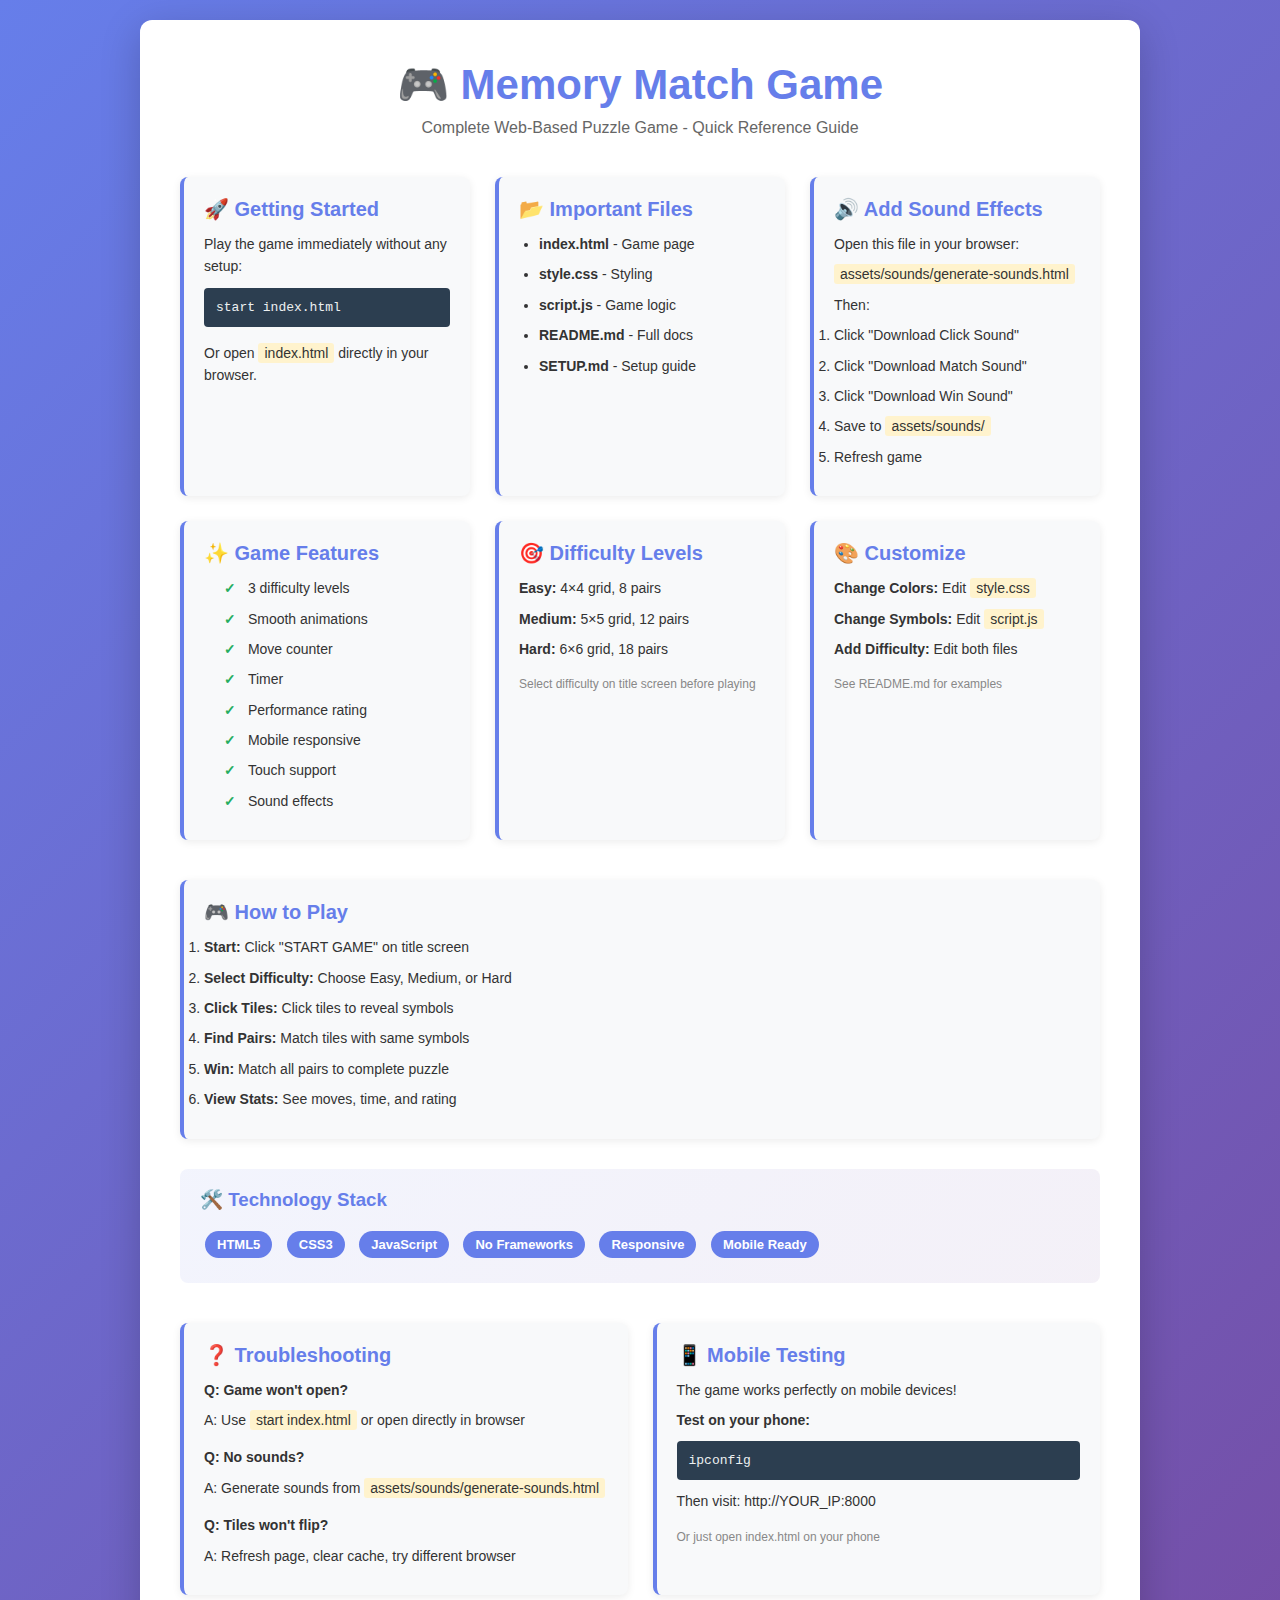
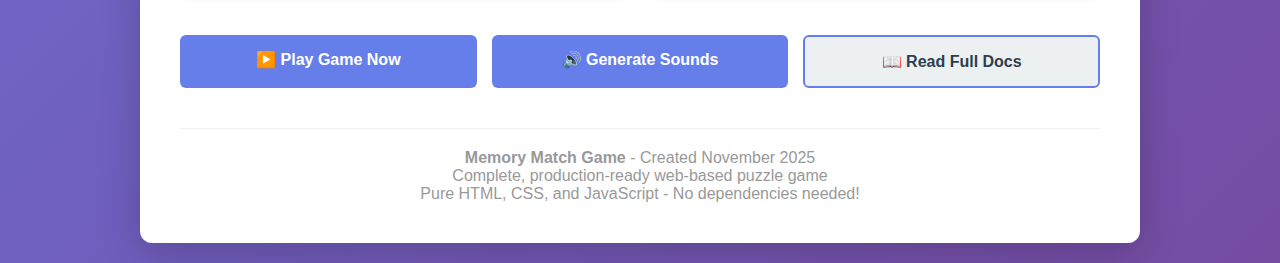
<file: QUICK_START.html>
<!-- Quick Start Guide - Save this as reference -->

<!DOCTYPE html>
<html lang="en">
<head>
    <meta charset="UTF-8">
    <meta name="viewport" content="width=device-width, initial-scale=1.0">
    <title>Memory Match Game - Quick Reference</title>
    <style>
        * {
            margin: 0;
            padding: 0;
            box-sizing: border-box;
        }
        body {
            font-family: 'Segoe UI', Tahoma, Geneva, Verdana, sans-serif;
            background: linear-gradient(135deg, #667eea 0%, #764ba2 100%);
            min-height: 100vh;
            padding: 20px;
        }
        .container {
            max-width: 1000px;
            margin: 0 auto;
            background: white;
            border-radius: 12px;
            padding: 40px;
            box-shadow: 0 10px 40px rgba(0,0,0,0.2);
        }
        h1 {
            color: #667eea;
            text-align: center;
            margin-bottom: 10px;
            font-size: 42px;
        }
        .subtitle {
            text-align: center;
            color: #666;
            margin-bottom: 40px;
            font-size: 16px;
        }
        .grid {
            display: grid;
            grid-template-columns: repeat(auto-fit, minmax(280px, 1fr));
            gap: 25px;
            margin-bottom: 40px;
        }
        .card {
            background: #f8f9fa;
            border-left: 4px solid #667eea;
            padding: 20px;
            border-radius: 8px;
            box-shadow: 0 2px 8px rgba(0,0,0,0.08);
        }
        .card h2 {
            color: #667eea;
            margin-bottom: 12px;
            font-size: 20px;
        }
        .card p, .card li {
            color: #333;
            line-height: 1.6;
            margin-bottom: 8px;
            font-size: 14px;
        }
        .card ul {
            margin-left: 20px;
        }
        .code-block {
            background: #2c3e50;
            color: #ecf0f1;
            padding: 12px;
            border-radius: 4px;
            font-family: 'Courier New', monospace;
            font-size: 13px;
            overflow-x: auto;
            margin: 10px 0;
        }
        .button-group {
            display: grid;
            grid-template-columns: repeat(auto-fit, minmax(200px, 1fr));
            gap: 15px;
            margin-top: 30px;
        }
        .btn {
            padding: 15px 25px;
            border: none;
            border-radius: 6px;
            font-size: 16px;
            font-weight: 600;
            cursor: pointer;
            text-align: center;
            text-decoration: none;
            display: inline-block;
            transition: all 0.3s;
        }
        .btn-primary {
            background: #667eea;
            color: white;
        }
        .btn-primary:hover {
            background: #5568d3;
            transform: translateY(-2px);
            box-shadow: 0 5px 15px rgba(102, 126, 234, 0.4);
        }
        .btn-secondary {
            background: #ecf0f1;
            color: #2c3e50;
            border: 2px solid #667eea;
        }
        .btn-secondary:hover {
            background: #667eea;
            color: white;
        }
        .feature-list {
            list-style: none;
        }
        .feature-list li:before {
            content: "✓ ";
            color: #27ae60;
            font-weight: bold;
            margin-right: 8px;
        }
        .tech-stack {
            background: linear-gradient(135deg, #667eea15 0%, #764ba215 100%);
            padding: 20px;
            border-radius: 8px;
            margin: 30px 0;
        }
        .tech-stack h3 {
            color: #667eea;
            margin-bottom: 15px;
        }
        .tech-badge {
            display: inline-block;
            background: #667eea;
            color: white;
            padding: 6px 12px;
            border-radius: 20px;
            margin: 5px;
            font-size: 13px;
            font-weight: 600;
        }
        footer {
            text-align: center;
            color: #999;
            margin-top: 40px;
            padding-top: 20px;
            border-top: 1px solid #eee;
        }
        .highlight {
            background: #fff3cd;
            padding: 2px 6px;
            border-radius: 3px;
            font-weight: 500;
        }
    </style>
</head>
<body>
    <div class="container">
        <h1>🎮 Memory Match Game</h1>
        <p class="subtitle">Complete Web-Based Puzzle Game - Quick Reference Guide</p>

        <div class="grid">
            <!-- Getting Started -->
            <div class="card">
                <h2>🚀 Getting Started</h2>
                <p>Play the game immediately without any setup:</p>
                <div class="code-block">start index.html</div>
                <p style="margin-top: 15px;">Or open <span class="highlight">index.html</span> directly in your browser.</p>
            </div>

            <!-- Quick Links -->
            <div class="card">
                <h2>📂 Important Files</h2>
                <ul>
                    <li><strong>index.html</strong> - Game page</li>
                    <li><strong>style.css</strong> - Styling</li>
                    <li><strong>script.js</strong> - Game logic</li>
                    <li><strong>README.md</strong> - Full docs</li>
                    <li><strong>SETUP.md</strong> - Setup guide</li>
                </ul>
            </div>

            <!-- Sound Setup -->
            <div class="card">
                <h2>🔊 Add Sound Effects</h2>
                <p>Open this file in your browser:</p>
                <p><span class="highlight">assets/sounds/generate-sounds.html</span></p>
                <p>Then:</p>
                <ol>
                    <li>Click "Download Click Sound"</li>
                    <li>Click "Download Match Sound"</li>
                    <li>Click "Download Win Sound"</li>
                    <li>Save to <span class="highlight">assets/sounds/</span></li>
                    <li>Refresh game</li>
                </ol>
            </div>

            <!-- Game Features -->
            <div class="card">
                <h2>✨ Game Features</h2>
                <ul class="feature-list">
                    <li>3 difficulty levels</li>
                    <li>Smooth animations</li>
                    <li>Move counter</li>
                    <li>Timer</li>
                    <li>Performance rating</li>
                    <li>Mobile responsive</li>
                    <li>Touch support</li>
                    <li>Sound effects</li>
                </ul>
            </div>

            <!-- Difficulty Levels -->
            <div class="card">
                <h2>🎯 Difficulty Levels</h2>
                <p><strong>Easy:</strong> 4×4 grid, 8 pairs</p>
                <p><strong>Medium:</strong> 5×5 grid, 12 pairs</p>
                <p><strong>Hard:</strong> 6×6 grid, 18 pairs</p>
                <p style="margin-top: 15px; font-size: 12px; color: #888;">Select difficulty on title screen before playing</p>
            </div>

            <!-- Customization -->
            <div class="card">
                <h2>🎨 Customize</h2>
                <p><strong>Change Colors:</strong> Edit <span class="highlight">style.css</span></p>
                <p><strong>Change Symbols:</strong> Edit <span class="highlight">script.js</span></p>
                <p><strong>Add Difficulty:</strong> Edit both files</p>
                <p style="margin-top: 15px; font-size: 12px; color: #888;">See README.md for examples</p>
            </div>
        </div>

        <!-- How to Play -->
        <div class="card">
            <h2>🎮 How to Play</h2>
            <ol>
                <li><strong>Start:</strong> Click "START GAME" on title screen</li>
                <li><strong>Select Difficulty:</strong> Choose Easy, Medium, or Hard</li>
                <li><strong>Click Tiles:</strong> Click tiles to reveal symbols</li>
                <li><strong>Find Pairs:</strong> Match tiles with same symbols</li>
                <li><strong>Win:</strong> Match all pairs to complete puzzle</li>
                <li><strong>View Stats:</strong> See moves, time, and rating</li>
            </ol>
        </div>

        <!-- Tech Stack -->
        <div class="tech-stack">
            <h3>🛠️ Technology Stack</h3>
            <p>
                <span class="tech-badge">HTML5</span>
                <span class="tech-badge">CSS3</span>
                <span class="tech-badge">JavaScript</span>
                <span class="tech-badge">No Frameworks</span>
                <span class="tech-badge">Responsive</span>
                <span class="tech-badge">Mobile Ready</span>
            </p>
        </div>

        <!-- Quick Troubleshooting -->
        <div class="grid" style="margin-top: 40px;">
            <div class="card">
                <h2>❓ Troubleshooting</h2>
                <p><strong>Q: Game won't open?</strong></p>
                <p>A: Use <span class="highlight">start index.html</span> or open directly in browser</p>
                <p style="margin-top: 15px;"><strong>Q: No sounds?</strong></p>
                <p>A: Generate sounds from <span class="highlight">assets/sounds/generate-sounds.html</span></p>
                <p style="margin-top: 15px;"><strong>Q: Tiles won't flip?</strong></p>
                <p>A: Refresh page, clear cache, try different browser</p>
            </div>

            <div class="card">
                <h2>📱 Mobile Testing</h2>
                <p>The game works perfectly on mobile devices!</p>
                <p><strong>Test on your phone:</strong></p>
                <div class="code-block">ipconfig</div>
                <p>Then visit: http://YOUR_IP:8000</p>
                <p style="margin-top: 15px; font-size: 12px; color: #888;">Or just open index.html on your phone</p>
            </div>
        </div>

        <!-- Action Buttons -->
        <div class="button-group">
            <a href="index.html" class="btn btn-primary" target="_blank">▶️ Play Game Now</a>
            <a href="assets/sounds/generate-sounds.html" class="btn btn-primary" target="_blank">🔊 Generate Sounds</a>
            <a href="README.md" class="btn btn-secondary" target="_blank">📖 Read Full Docs</a>
        </div>

        <footer>
            <p><strong>Memory Match Game</strong> - Created November 2025</p>
            <p>Complete, production-ready web-based puzzle game</p>
            <p>Pure HTML, CSS, and JavaScript - No dependencies needed!</p>
        </footer>
    </div>
</body>
</html>
</file>
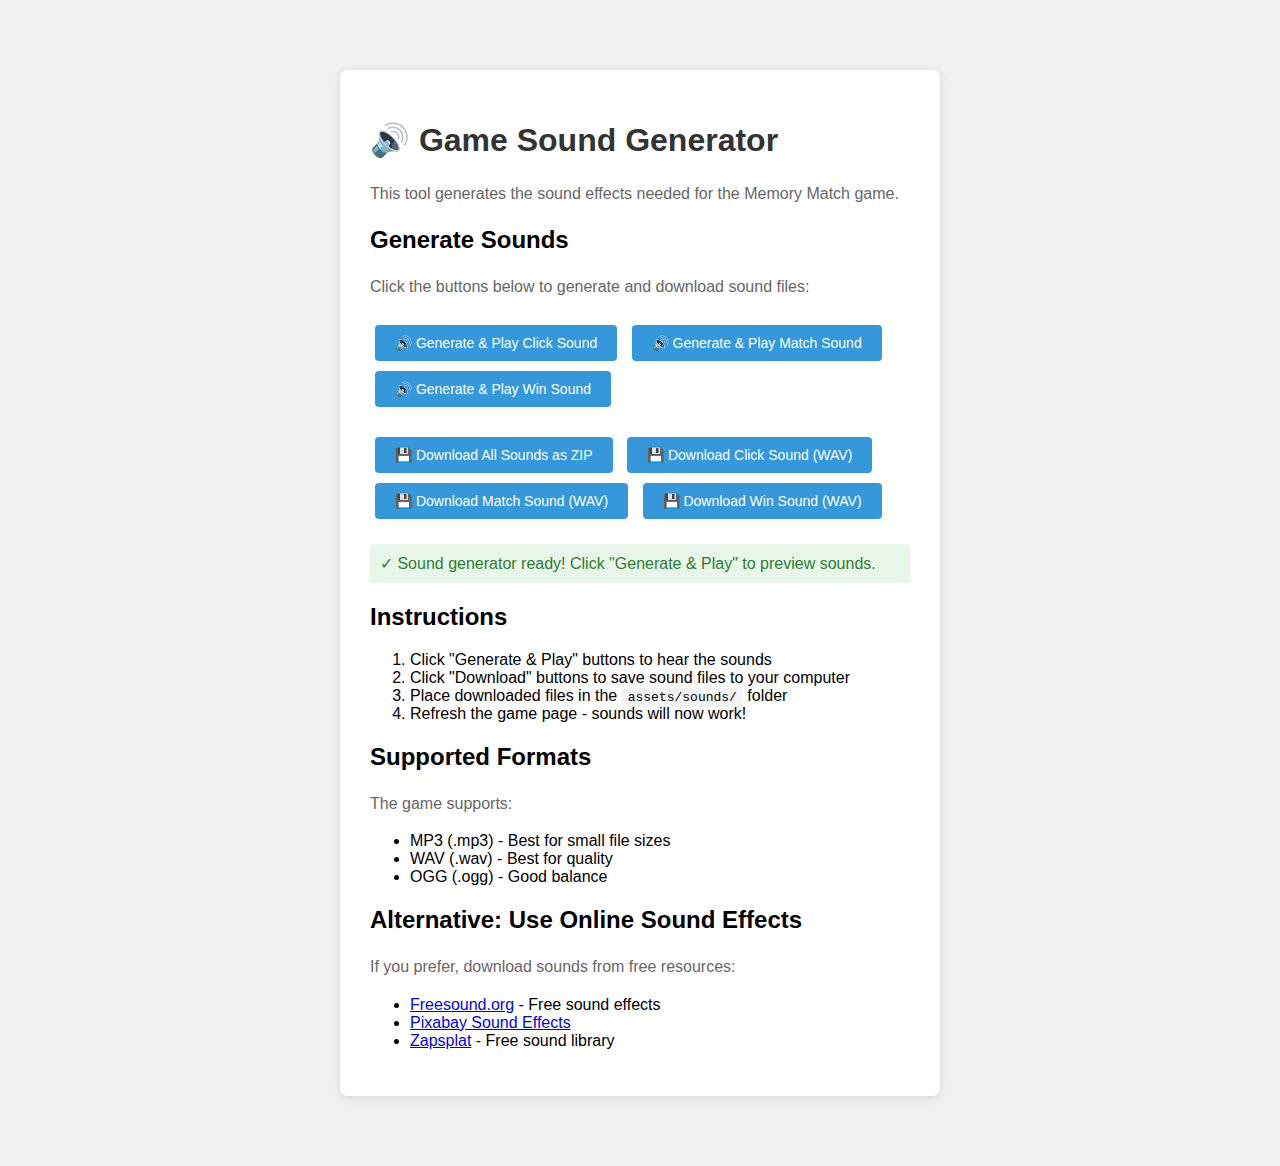
<file: assets/sounds/generate-sounds.html>
<!DOCTYPE html>
<html lang="en">
<head>
    <meta charset="UTF-8">
    <meta name="viewport" content="width=device-width, initial-scale=1.0">
    <title>Game Sound Generator</title>
    <style>
        body {
            font-family: Arial, sans-serif;
            max-width: 600px;
            margin: 50px auto;
            padding: 20px;
            background: #f0f0f0;
        }
        .container {
            background: white;
            padding: 30px;
            border-radius: 8px;
            box-shadow: 0 2px 10px rgba(0,0,0,0.1);
        }
        h1 {
            color: #333;
        }
        p {
            color: #666;
            line-height: 1.6;
        }
        button {
            background: #3498db;
            color: white;
            border: none;
            padding: 10px 20px;
            margin: 5px;
            border-radius: 4px;
            cursor: pointer;
            font-size: 14px;
        }
        button:hover {
            background: #2980b9;
        }
        .button-group {
            margin: 20px 0;
        }
        audio {
            display: block;
            margin: 10px 0;
            width: 100%;
        }
        .status {
            padding: 10px;
            margin: 10px 0;
            border-radius: 4px;
            background: #e8f5e9;
            color: #2e7d32;
            display: none;
        }
        .status.show {
            display: block;
        }
        code {
            background: #f4f4f4;
            padding: 2px 6px;
            border-radius: 3px;
            font-family: monospace;
        }
    </style>
</head>
<body>
    <div class="container">
        <h1>🔊 Game Sound Generator</h1>
        
        <p>This tool generates the sound effects needed for the Memory Match game.</p>
        
        <h2>Generate Sounds</h2>
        <p>Click the buttons below to generate and download sound files:</p>
        
        <div class="button-group">
            <button onclick="generateAndPlayClick()">🔊 Generate & Play Click Sound</button>
            <button onclick="generateAndPlayMatch()">🔊 Generate & Play Match Sound</button>
            <button onclick="generateAndPlayWin()">🔊 Generate & Play Win Sound</button>
        </div>
        
        <div class="button-group">
            <button onclick="downloadAllSounds()">💾 Download All Sounds as ZIP</button>
            <button onclick="downloadClickWAV()">💾 Download Click Sound (WAV)</button>
            <button onclick="downloadMatchWAV()">💾 Download Match Sound (WAV)</button>
            <button onclick="downloadWinWAV()">💾 Download Win Sound (WAV)</button>
        </div>
        
        <div class="status" id="status"></div>
        
        <h2>Instructions</h2>
        <ol>
            <li>Click "Generate & Play" buttons to hear the sounds</li>
            <li>Click "Download" buttons to save sound files to your computer</li>
            <li>Place downloaded files in the <code>assets/sounds/</code> folder</li>
            <li>Refresh the game page - sounds will now work!</li>
        </ol>
        
        <h2>Supported Formats</h2>
        <p>The game supports:</p>
        <ul>
            <li>MP3 (.mp3) - Best for small file sizes</li>
            <li>WAV (.wav) - Best for quality</li>
            <li>OGG (.ogg) - Good balance</li>
        </ul>
        
        <h2>Alternative: Use Online Sound Effects</h2>
        <p>If you prefer, download sounds from free resources:</p>
        <ul>
            <li><a href="https://freesound.org" target="_blank">Freesound.org</a> - Free sound effects</li>
            <li><a href="https://pixabay.com/sound-effects/" target="_blank">Pixabay Sound Effects</a></li>
            <li><a href="https://www.zapsplat.com" target="_blank">Zapsplat</a> - Free sound library</li>
        </ul>
    </div>

    <script>
        // ============================================
        // Audio Context and Offline Audio Rendering
        // ============================================

        /**
         * Generate raw PCM audio data for a sound
         */
        function generateAudioData(frequencies, duration = 0.2, sampleRate = 44100) {
            const audioBuffer = new Float32Array(sampleRate * duration);
            const now = 0;

            if (!Array.isArray(frequencies)) {
                frequencies = [frequencies];
            }

            frequencies.forEach((freq, index) => {
                const freqDuration = duration / frequencies.length;
                const freqSampleStart = index * sampleRate * freqDuration;
                const freqSampleEnd = freqSampleStart + sampleRate * freqDuration;

                for (let i = freqSampleStart; i < freqSampleEnd; i++) {
                    const sampleIndex = i - freqSampleStart;
                    const time = sampleIndex / sampleRate;
                    
                    // Generate sine wave
                    const sample = Math.sin(2 * Math.PI * freq * time);
                    
                    // Apply envelope (fade in/out)
                    const envelope = Math.min(time / 0.01, 1.0) * 
                                   Math.max(1.0 - (time - freqDuration + 0.01) / 0.01, 0.0);
                    
                    audioBuffer[i] = sample * envelope * 0.3;
                }
            });

            return audioBuffer;
        }

        /**
         * Convert PCM audio data to WAV format
         */
        function encodeWAV(samples, sampleRate) {
            const buffer = new ArrayBuffer(44 + samples.length * 2);
            const view = new DataView(buffer);

            // WAV header
            function writeString(offset, string) {
                for (let i = 0; i < string.length; i++) {
                    view.setUint8(offset + i, string.charCodeAt(i));
                }
            }

            // "RIFF" chunk descriptor
            writeString(0, 'RIFF');
            view.setUint32(4, 36 + samples.length * 2, true);
            writeString(8, 'WAVE');
            
            // "fmt " sub-chunk
            writeString(12, 'fmt ');
            view.setUint32(16, 16, true);
            view.setUint16(20, 1, true); // PCM
            view.setUint16(22, 1, true); // mono
            view.setUint32(24, sampleRate, true);
            view.setUint32(28, sampleRate * 2, true);
            view.setUint16(32, 2, true);
            view.setUint16(34, 16, true);
            
            // "data" sub-chunk
            writeString(36, 'data');
            view.setUint32(40, samples.length * 2, true);

            // Write samples
            let index = 44;
            for (let i = 0; i < samples.length; i++) {
                view.setInt16(index, Math.max(-1, Math.min(1, samples[i])) * 0x7FFF, true);
                index += 2;
            }

            return buffer;
        }

        /**
         * Create and play a sound
         */
        function playSound(frequencies, duration = 0.2) {
            const audioContext = new (window.AudioContext || window.webkitAudioContext)();
            const now = audioContext.currentTime;

            if (!Array.isArray(frequencies)) {
                frequencies = [frequencies];
            }

            frequencies.forEach((freq, index) => {
                const freqDuration = duration / frequencies.length;
                const startTime = now + index * freqDuration;

                const oscillator = audioContext.createOscillator();
                const gain = audioContext.createGain();

                oscillator.type = 'sine';
                oscillator.frequency.value = freq;

                gain.gain.setValueAtTime(0.3, startTime);
                gain.gain.exponentialRampToValueAtTime(0.01, startTime + freqDuration);

                oscillator.connect(gain);
                gain.connect(audioContext.destination);

                oscillator.start(startTime);
                oscillator.stop(startTime + freqDuration);
            });
        }

        /**
         * Download a blob as a file
         */
        function downloadBlob(blob, filename) {
            const url = URL.createObjectURL(blob);
            const link = document.createElement('a');
            link.href = url;
            link.download = filename;
            document.body.appendChild(link);
            link.click();
            document.body.removeChild(link);
            URL.revokeObjectURL(url);
        }

        /**
         * Show status message
         */
        function showStatus(message) {
            const status = document.getElementById('status');
            status.textContent = message;
            status.classList.add('show');
            setTimeout(() => status.classList.remove('show'), 3000);
        }

        // ============================================
        // Sound Generation Functions
        // ============================================

        function generateAndPlayClick() {
            playSound(800, 0.1);
            showStatus('✓ Click sound playing... (800 Hz)');
        }

        function generateAndPlayMatch() {
            playSound([440, 550, 660], 0.45);
            showStatus('✓ Match sound playing... (ascending tones)');
        }

        function generateAndPlayWin() {
            playSound([523.25, 659.25, 783.99, 1046.50], 0.8);
            showStatus('✓ Win sound playing... (victory fanfare)');
        }

        function downloadClickWAV() {
            const samples = generateAudioData(800, 0.1);
            const wavBuffer = encodeWAV(samples, 44100);
            const blob = new Blob([wavBuffer], { type: 'audio/wav' });
            downloadBlob(blob, 'click.wav');
            showStatus('✓ Downloaded click.wav');
        }

        function downloadMatchWAV() {
            const samples = generateAudioData([440, 550, 660], 0.45);
            const wavBuffer = encodeWAV(samples, 44100);
            const blob = new Blob([wavBuffer], { type: 'audio/wav' });
            downloadBlob(blob, 'match.wav');
            showStatus('✓ Downloaded match.wav');
        }

        function downloadWinWAV() {
            const samples = generateAudioData([523.25, 659.25, 783.99, 1046.50], 0.8);
            const wavBuffer = encodeWAV(samples, 44100);
            const blob = new Blob([wavBuffer], { type: 'audio/wav' });
            downloadBlob(blob, 'win.wav');
            showStatus('✓ Downloaded win.wav');
        }

        function downloadAllSounds() {
            showStatus('⚠ Note: ZIP download not available in browser. Download files individually.');
        }

        // Show initial message
        window.addEventListener('load', () => {
            showStatus('✓ Sound generator ready! Click "Generate & Play" to preview sounds.');
        });
    </script>
</body>
</html>
</file>
